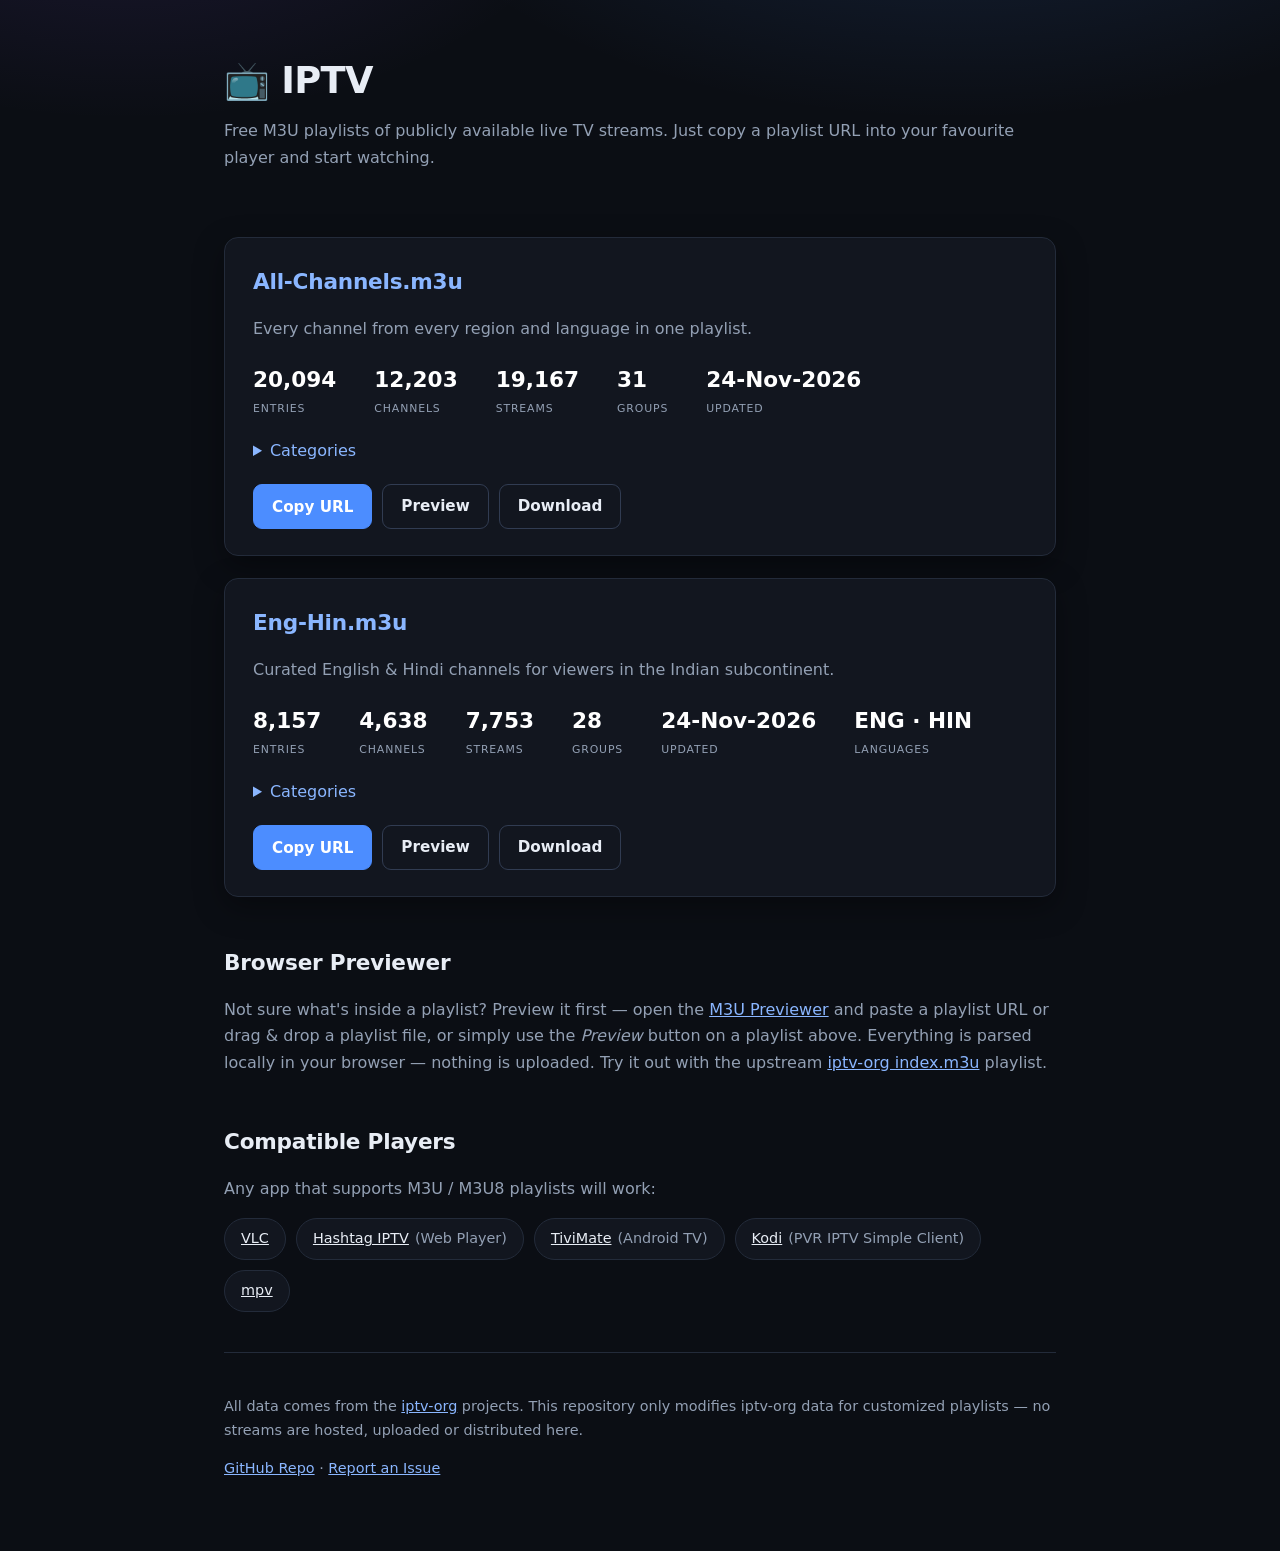
<file: index.html>
<!DOCTYPE html>
<html lang="en">

<head>
	<meta charset="UTF-8">
	<meta name="viewport" content="width=device-width, initial-scale=1.0">
	<title>IPTV — Free M3U Playlists</title>
	<meta name="description"
		content="Free M3U playlists generated from publicly available streams. All-Channels (worldwide) and Eng-Hin (English & Hindi) playlists for VLC, TiviMate, Kodi and more.">
	<link rel="icon"
		href="data:image/svg+xml,%3Csvg xmlns='http://www.w3.org/2000/svg' viewBox='0 0 100 100'%3E%3Ctext y='.9em' font-size='90'%3E%F0%9F%93%BA%3C/text%3E%3C/svg%3E">
	<link rel="stylesheet" href="site-files/style.css">
</head>

<body>
	<div class="container">
		<header>
			<h1>📺 IPTV</h1>
			<p class="muted">
				Free M3U playlists of publicly available live TV streams.
				Just copy a playlist URL into your favourite player and start watching.
			</p>
		</header>

		<main class="playlists">
			<section class="playlist" data-stats="All-Channels.stats.json">
				<h2><a href="All-Channels.m3u">All-Channels.m3u</a></h2>
				<p class="muted">Every channel from every region and language in one playlist.</p>
				<ul class="stats"></ul>
				<details class="groups" hidden>
					<summary>Categories</summary>
					<div class="table-wrap"><table></table></div>
				</details>
				<div class="actions">
					<button class="copy" data-file="All-Channels.m3u">Copy URL</button>
					<a class="btn" href="https://albus-percival.github.io/iptv/m3u-previewer.html?open=https://albus-percival.github.io/iptv/All-Channels.m3u">Preview</a>
					<a class="btn" href="All-Channels.m3u" download>Download</a>
				</div>
			</section>

			<section class="playlist" data-stats="Eng-Hin.stats.json">
				<h2><a href="Eng-Hin.m3u">Eng-Hin.m3u</a></h2>
				<p class="muted">Curated English & Hindi channels for viewers in the Indian subcontinent.</p>
				<ul class="stats"></ul>
				<details class="groups" hidden>
					<summary>Categories</summary>
					<div class="table-wrap"><table></table></div>
				</details>
				<div class="actions">
					<button class="copy" data-file="Eng-Hin.m3u">Copy URL</button>
					<a class="btn" href="https://albus-percival.github.io/iptv/m3u-previewer.html?open=https://albus-percival.github.io/iptv/Eng-Hin.m3u">Preview</a>
					<a class="btn" href="Eng-Hin.m3u" download>Download</a>
				</div>
			</section>
		</main>

		<section class="previewer">
			<h2>Browser Previewer</h2>
			<p class="muted">
				Not sure what's inside a playlist? Preview it first — open the
				<a href="https://albus-percival.github.io/iptv/m3u-previewer.html">M3U Previewer</a>
				and paste a playlist URL or drag & drop a playlist file, or simply use the
				<em>Preview</em> button on a playlist above. Everything is parsed locally in
				your browser — nothing is uploaded.
				Try it out with the upstream <a href="https://albus-percival.github.io/iptv/m3u-previewer.html?open=https://iptv-org.github.io/iptv/index.m3u">iptv-org index.m3u</a> playlist.
			</p>
		</section>

		<section class="players">
			<h2>Compatible Players</h2>
			<p class="muted">Any app that supports M3U / M3U8 playlists will work:</p>
			<ul>
				<li><a href="https://www.videolan.org/vlc/" target="_blank" rel="noopener">VLC</a></li>
				<li><a href="https://app.hashtagiptv.com/" target="_blank" rel="noopener">Hashtag IPTV</a> (Web Player)</li>
				<li><a href="https://tivimate.com/" target="_blank" rel="noopener">TiviMate</a> (Android TV)</li>
				<li><a href="https://kodi.tv/" target="_blank" rel="noopener">Kodi</a> (PVR IPTV Simple Client)</li>
				<li><a href="https://mpv.io/" target="_blank" rel="noopener">mpv</a></li>
			</ul>
		</section>

		<footer>
			<p>
				All data comes from the <a href="https://github.com/iptv-org" target="_blank"
					rel="noopener">iptv-org</a> projects.
				This repository only modifies iptv-org data for customized playlists — no streams are
				hosted, uploaded or distributed here.
			</p>
			<p>
				<a href="https://github.com/albus-percival/iptv" target="_blank" rel="noopener">GitHub Repo</a> ·
				<a href="https://github.com/albus-percival/iptv/issues" target="_blank" rel="noopener">Report an Issue</a>
			</p>
		</footer>
	</div>

	<script src="site-files/app.js"></script>
</body>

</html>
</file>
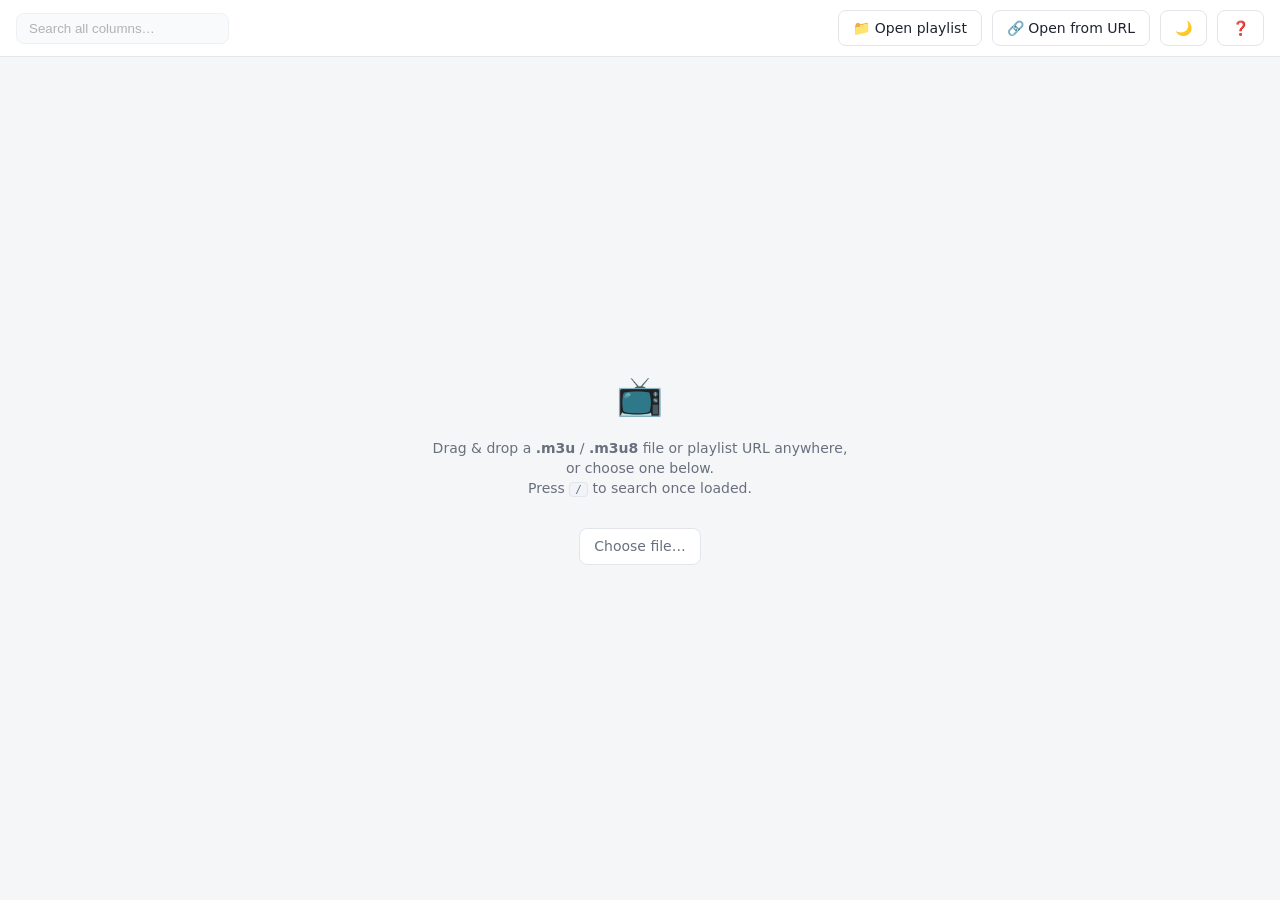
<file: m3u-previewer.html>
<!DOCTYPE html>
<html lang="en">
<head>
<meta charset="utf-8">
<meta name="viewport" content="width=device-width, initial-scale=1">
<title>M3U Previewer</title>
<script>
  /* Apply saved theme before first paint to avoid flash */
  try {
    var t = localStorage.getItem("m3u-preview-theme") ||
      (matchMedia("(prefers-color-scheme: dark)").matches ? "dark" : "light");
    document.documentElement.dataset.theme = t;
  } catch (e) {}
</script>
<style>
  :root {
    --bg: #f5f6f8; --panel: #ffffff; --text: #1e2430; --muted: #68707e;
    --border: #e2e5ea; --hover: #f0f3f8; --accent: #2563eb; --accent-soft: #e8effd;
  }
  html[data-theme="dark"] {
    --bg: #0f1318; --panel: #171c23; --text: #e6eaf0; --muted: #98a1b0;
    --border: #272e38; --hover: #1d242e; --accent: #5da2ff; --accent-soft: #1d2a3f;
  }
  * { box-sizing: border-box; }
  html, body { height: 100%; }
  /* Dynamic viewport units: avoid the iOS/Android address-bar height jump */
  @supports (height: 100dvh) { html, body { height: 100dvh; } }
  body {
    margin: 0; background: var(--bg); color: var(--text);
    font: 14px/1.45 system-ui, -apple-system, "Segoe UI", Roboto, sans-serif;
    display: flex; flex-direction: column;
  }
  button {
    font: inherit; color: inherit; background: var(--panel);
    border: 1px solid var(--border); border-radius: 8px;
    padding: 7px 14px; cursor: pointer; white-space: nowrap;
  }
  button:hover { background: var(--hover); border-color: var(--accent); }

  #controls {
    display: flex; flex-wrap: wrap; gap: 10px; align-items: center; padding: 10px 16px;
    background: var(--panel); border-bottom: 1px solid var(--border);
  }
  #controls .spacer { flex: 1; }
  .searchbox { display: flex; align-items: center; gap: 8px; }
  /* Filter box: relative wrapper so the in-box clear ✕ can overlay the input.
     Inside .searchbox the wrapper takes over the input's former flex sizing. */
  .fbox {
    position: relative; display: flex; align-items: center;
    width: 100%; margin-top: 5px;
  }
  .searchbox .fbox { flex: 0 1 340px; min-width: 140px; max-width: 420px; margin-top: 0; }
  #search {
    flex: 1 1 auto; min-width: 0; padding: 7px 30px 7px 12px;
    border: 1px solid var(--border); border-radius: 8px;
    background: var(--bg); color: var(--text); outline: none;
  }
  #search:focus { border-color: var(--accent); }
  .searchbox :disabled { opacity: .55; cursor: default; }
  /* In-box clear ✕: transparent, muted; hover = hand cursor + hover bg.
     In .fbox it overlays the input's right edge with a generous hit area. */
  .fb-clear {
    display: inline-flex; align-items: center; justify-content: center;
    border: none; background: transparent; color: var(--muted);
    border-radius: 6px; padding: 0; font-size: 12.5px; line-height: 1; cursor: pointer;
  }
  .fb-clear:hover { background: var(--hover); color: var(--text); border-color: transparent; }
  .fb-clear[hidden] { display: none; }
  .fbox .fb-clear { position: absolute; right: 2px; top: 0; bottom: 0; width: 28px; margin: 0; }
  /* Hide the native in-input cancel button; the in-box ✕ replaces it */
  .fbox input[type="search"]::-webkit-search-cancel-button,
  .chipbox input[type="search"]::-webkit-search-cancel-button { -webkit-appearance: none; display: none; }
  #clearFiltersBtn { padding: 7px 10px; font-size: 13px; }
  #clearFiltersBtn[hidden] { display: none; }
  #stats { color: var(--muted); font-size: 12.5px; }

  #wrap { flex: 1; overflow: auto; padding: 0 16px 24px; display: flex; flex-direction: column; }

  table { border-collapse: collapse; width: 100%; margin-top: 12px; table-layout: fixed; }
  thead th {
    position: sticky; top: 0; z-index: 1; background: var(--panel); text-align: left;
    padding: 7px 10px 8px; border-bottom: 2px solid var(--border); font-size: 12px;
    text-transform: uppercase; letter-spacing: .04em; color: var(--muted); white-space: nowrap;
    overflow: hidden;
  }
  /* Column resize handle: thin strip on the header's right edge */
  .col-handle {
    position: absolute; top: 0; right: 0; width: 8px; height: 100%;
    cursor: col-resize; user-select: none; touch-action: none;
  }
  .col-handle::after {
    content: ""; display: block; margin: 4px auto 0; width: 2px; height: calc(100% - 8px);
    background: transparent; border-radius: 2px;
  }
  th:hover .col-handle::after, body.col-resizing th .col-handle::after { background: var(--accent); opacity: .45; }
  body.col-resizing { cursor: col-resize; user-select: none; }
  .th-title { cursor: pointer; user-select: none; }
  .th-title::after { content: "\21C5"; margin-left: 6px; opacity: .5; }
  /* Logo column: centered to match its cells; no sort icon (column is not sortable) */
  th.th-logo { text-align: center; }
  th[aria-sort="ascending"] .th-title::after  { content: "\25B2"; opacity: 1; color: var(--accent); }
  th[aria-sort="descending"] .th-title::after { content: "\25BC"; opacity: 1; color: var(--accent); }
  /* th's sticky positioning already creates a containing block for the handle */
  .col-filter {
    display: block; width: 100%; margin-top: 5px; padding: 3px 7px;
    font: 12px/1.4 system-ui, -apple-system, "Segoe UI", Roboto, sans-serif;
    text-transform: none; letter-spacing: normal;
    border: 1px solid var(--border); border-radius: 6px;
    background: var(--bg); color: var(--text); outline: none;
  }
  .col-filter::placeholder { color: var(--muted); }
  .col-filter:focus { border-color: var(--accent); }
  .col-filter.active { border-color: var(--accent); background: var(--accent-soft); }
  .col-filter:disabled { opacity: .55; }
  /* Inside .fbox the wrapper owns the margin; the ✕ needs clear space */
  .fbox .col-filter { flex: 1 1 auto; min-width: 0; margin-top: 0; padding-right: 30px; }

  /* Multi-select chip container (group/country/language): same look as
     .col-filter, but a flex-wrap row of chips + a borderless text input */
  .chipbox {
    display: flex; flex-wrap: wrap; align-items: center; gap: 3px 4px;
    width: 100%; margin-top: 5px; min-height: 27px; padding: 2px 6px;
    font: 12px/1.4 system-ui, -apple-system, "Segoe UI", Roboto, sans-serif;
    text-transform: none; letter-spacing: normal;
    border: 1px solid var(--border); border-radius: 6px;
    background: var(--bg); color: var(--text); outline: none;
  }
  .chipbox:focus-within { border-color: var(--accent); }
  .chipbox.active { border-color: var(--accent); background: var(--accent-soft); }
  .chipbox.off { opacity: .55; }
  .chip-input {
    flex: 1 1 36px; min-width: 36px; padding: 3px 0;
    border: none; outline: none; background: transparent; color: var(--text);
    font: 12px/1.4 system-ui, -apple-system, "Segoe UI", Roboto, sans-serif;
  }
  .chip-input::placeholder { color: var(--muted); }
  /* In a chipbox the ✕ is a regular flex item pinned to the end (wraps fine) */
  .chipbox .fb-clear { margin-left: auto; align-self: stretch; min-width: 28px; padding: 0 4px; }

  .chip {
    display: inline-flex; align-items: center; gap: 2px; white-space: nowrap;
    background: var(--accent-soft); border-radius: 10px;
    padding: 1px 4px 1px 8px; font-size: 11.5px;
  }
  .chip-label { max-width: 110px; overflow: hidden; white-space: nowrap; text-overflow: ellipsis; }
  .chip-x {
    display: inline-flex; align-items: center; justify-content: center;
    border: none; background: transparent; color: var(--muted);
    border-radius: 6px; padding: 2px 4px; font-size: 10.5px; line-height: 1; cursor: pointer;
  }
  .chip-x:hover { background: var(--hover); color: var(--text); border-color: transparent; }

  /* Suggestion dropdown: appended to <body> and position: fixed, because the
     sticky th is overflow: hidden and would clip an in-header dropdown */
  .ac-drop {
    position: fixed; z-index: 30; padding: 4px 0;
    background: var(--panel); border: 1px solid var(--border); border-radius: 8px;
    box-shadow: 0 8px 24px rgba(0, 0, 0, .18);
    max-height: 280px; max-width: calc(100vw - 12px); overflow-y: auto;
  }
  .ac-drop[hidden] { display: none; }
  .ac-item {
    padding: 6px 10px; cursor: pointer; font-size: 12.5px;
    white-space: nowrap; overflow: hidden; text-overflow: ellipsis;
  }
  .ac-item:hover, .ac-item.ac-active { background: var(--accent-soft); }
  .ac-b { color: var(--accent); font-weight: 600; }

  /* Fixed layout: every cell clips with an ellipsis; widths come from <colgroup> */
  tbody td {
    padding: 6px 12px; border-bottom: 1px solid var(--border); vertical-align: middle;
    overflow: hidden; white-space: nowrap; text-overflow: ellipsis;
  }
  tbody tr:hover { background: var(--hover); }
  td.cell-id    { color: var(--muted); }
  td.cell-name  { font-weight: 500; }
  td.cell-group { color: var(--muted); }
  td.cell-country, td.cell-language { color: var(--muted); }
  .cell-name-button {
    display: block; width: 100%; overflow: hidden; padding: 0; border: 0;
    background: transparent; color: inherit; text-align: left;
    text-overflow: ellipsis; font: inherit;
  }
  .cell-name-button:hover { background: transparent; color: var(--accent); text-decoration: underline; }
  .cell-name-button:focus-visible { outline: 2px solid var(--accent); outline-offset: 1px; }
  .url-content { display: flex; align-items: center; gap: 4px; min-width: 0; }
  .url-action {
    flex: 0 0 auto; padding: 2px 5px; border-radius: 5px; font-size: 11px;
    line-height: 1.3;
  }
  .url-action svg { display: block; width: 14px; height: 14px; }
  .url-text {
    min-width: 0; overflow: hidden; white-space: nowrap; text-overflow: ellipsis;
    font: 12px Consolas, "SF Mono", Menlo, monospace; color: var(--muted);
  }
  td.cell-logo { text-align: center; }
  .cell-logo img { max-height: 24px; max-width: 72px; vertical-align: middle; cursor: zoom-in; }
  .nologo { color: var(--border); font-weight: 700; }
  #logoPreview {
    position: fixed; z-index: 40; padding: 6px; pointer-events: none;
    background: var(--panel); border: 1px solid var(--border); border-radius: 8px;
    box-shadow: 0 4px 14px rgba(0, 0, 0, .3);
  }
  #logoPreview[hidden] { display: none; }
  #logoPreview img {
    display: block; max-width: min(320px, calc(100vw - 32px));
    max-height: min(240px, calc(100vh - 32px)); object-fit: contain; border-radius: 4px;
  }

  /* Virtualized rows: fixed row height (kept in sync with ROW_H in the script);
     spacer rows carry no padding/border so their height is exact */
  tbody tr.vrow td { height: 36px; }
  tbody tr.vpad td { padding: 0; border-bottom: 0; overflow: hidden; }
  tbody tr.nomatch td { text-align: center; padding: 26px 12px; color: var(--muted); border-bottom: 0; }

  #toast {
    position: fixed; left: 50%; bottom: 26px; transform: translateX(-50%) translateY(10px);
    background: var(--panel); border: 1px solid var(--accent); color: var(--text);
    padding: 8px 16px; border-radius: 8px; font-size: 13px;
    opacity: 0; pointer-events: none; transition: opacity .18s ease, transform .18s ease;
    z-index: 20; box-shadow: 0 6px 20px rgba(0, 0, 0, .18);
  }
  #toast.show { opacity: 1; transform: translateX(-50%) translateY(0); }

  /* Dialogs ("Open from URL", "Help / About") */
  dialog {
    background: var(--panel); color: var(--text); border: 1px solid var(--border);
    border-radius: 12px; padding: 0; width: min(480px, calc(100vw - 40px));
    box-shadow: 0 12px 40px rgba(0, 0, 0, .3);
    max-height: calc(100vh - 32px); max-height: calc(100dvh - 32px); overflow: auto;
  }
  dialog:not([open]) { display: none; }
  dialog::backdrop { background: rgba(0, 0, 0, .45); }
  #urlDialog form { padding: 18px; }
  #urlDialog h3 { margin: 0 0 6px; font-size: 15px; }
  #urlDialog .hint { margin: 0 0 12px; color: var(--muted); font-size: 12.5px; }
  #urlInput {
    width: 100%; padding: 8px 12px; border: 1px solid var(--border); border-radius: 8px;
    background: var(--bg); color: var(--text); outline: none;
  }
  #urlInput:focus { border-color: var(--accent); }
  #urlDialog menu { display: flex; justify-content: flex-end; gap: 8px; margin: 16px 0 0; padding: 0; }
  #urlOk { background: var(--accent); border-color: var(--accent); color: var(--bg); }
  #urlOk:hover { background: var(--accent); filter: brightness(1.08); }

  /* Channel details dialog */
  #detailDialog { width: min(720px, calc(100vw - 32px)); }
  #detailDialog h3 { margin: 0; padding: 20px 24px 0; font-size: 17px; }
  #detailFields {
    display: grid; grid-template-columns: minmax(110px, 1fr) 3fr;
    gap: 8px 16px; padding: 16px 24px 20px;
  }
  #detailFields dt { color: var(--muted); font-weight: 600; }
  #detailFields dd { min-width: 0; margin: 0; overflow-wrap: anywhere; }
  .detail-value-row { display: flex; align-items: flex-start; gap: 8px; min-width: 0; }
  .detail-value { flex: 1; min-width: 0; white-space: pre-wrap; overflow-wrap: anywhere; }
  .detail-copy { align-self: flex-start; }
  #detailFields .detail-logo {
    display: block; max-width: 180px; max-height: 100px; margin-top: 8px; object-fit: contain;
  }
  #detailDialog footer {
    display: flex; justify-content: space-between; flex-wrap: wrap; gap: 8px; padding: 12px 24px;
    border-top: 1px solid var(--border);
  }
  .detail-copy-all { display: flex; flex-wrap: wrap; gap: 8px; }

  /* "Help / About" dialog */
  #helpDialog { width: min(780px, calc(100vw - 40px)); }
  #helpDialog h3 { margin: 0; padding: 20px 24px 0; font-size: 17px; }
  #helpDialog .help-body {
    padding: 8px 24px 12px; max-height: min(75vh, 700px); overflow: auto;
    font-size: 15px; line-height: 1.65;
  }
  #helpDialog h4 {
    margin: 22px 0 10px; padding-bottom: 5px; border-bottom: 1px solid var(--border);
    font-size: 13px; text-transform: uppercase;
    letter-spacing: .05em; color: var(--muted);
  }
  #helpDialog p { margin: 0 0 10px; }
  #helpDialog ul { margin: 0 0 10px; padding-left: 22px; }
  #helpDialog li { margin: 5px 0; }
  #helpDialog code {
    font-family: Consolas, "SF Mono", Menlo, monospace; font-size: 13px;
    background: var(--hover); border: 1px solid var(--border); border-radius: 4px;
    padding: 2px 6px; word-break: break-all;
  }
  #helpDialog .help-example {
    display: block; margin: 8px 0 10px; padding: 10px 12px;
    font-family: Consolas, "SF Mono", Menlo, monospace; font-size: 13px; line-height: 1.5;
    background: var(--bg); border: 1px solid var(--border); border-radius: 8px;
    word-break: break-all;
  }
  #helpDialog kbd { font-size: 12px; padding: 1px 6px; }
  #helpDialog footer {
    padding: 14px 24px 20px; display: flex; justify-content: flex-end;
    border-top: 1px solid var(--border); margin-top: 6px;
  }

  #empty { margin: auto; text-align: center; color: var(--muted); padding: 80px 20px; }
  #empty .big { font-size: 38px; }
  #empty button { margin: 16px auto 0; }

  body.dragging::after {
    content: "Drop .m3u / .m3u8 file or playlist URL to open";
    position: fixed; inset: 0; z-index: 5; display: flex; align-items: center;
    justify-content: center; font-size: 20px; font-weight: 600; color: var(--accent);
    background: color-mix(in srgb, var(--accent) 12%, var(--bg));
    outline: 3px dashed var(--accent); outline-offset: -12px;
  }
  kbd { border: 1px solid var(--border); border-radius: 4px; padding: 0 5px; font-size: 11px; background: var(--hover); }

  /* ---------------- Small screens / vertical mobile ---------------- */
  @media (max-width: 720px) {
    #controls { padding: 8px 10px; gap: 8px; }
    /* Search owns the first full row; actions + stats wrap below it */
    .searchbox { flex: 1 1 100%; }
    .searchbox .fbox { flex: 1 1 auto; min-width: 0; max-width: none; }
    /* 16px stops mobile Safari from auto-zooming on input focus */
    #search, .col-filter, .chip-input { font-size: 16px; }
    #stats { min-width: 0; overflow: hidden; white-space: nowrap; text-overflow: ellipsis; }
    #wrap { padding: 0 8px 16px; }
    #empty { padding: 48px 16px; }
    body.dragging::after { font-size: 16px; padding: 0 24px; text-align: center; }
    /* Columns stay usable: comfortable minimum width, #wrap pans horizontally.
       (Column percentages still apply; #wrap just scrolls.) */
    #table { min-width: 640px; }
    /* Logo column: least informative on a narrow screen — drop it */
    #table col[data-col="logo"], #table thead th:last-child, tbody td.cell-logo { display: none; }
    /* Tighter help dialog padding */
    #helpDialog h3 { padding: 16px 16px 0; }
    #helpDialog .help-body { padding: 8px 16px; max-height: 58vh; }
    #helpDialog footer { padding: 10px 16px 14px; }
  }
  @media (max-width: 430px) {
    /* Very narrow phones: icon-only action buttons (titles carry the meaning).
       Padding kept >=10px so touch targets stay comfortable (overrides the
       coarse-pointer sizing, not shrinks below it). */
    .btn-label { display: none; }
    #openBtn, #openUrlBtn { padding: 10px 10px; }
    #detailFields { grid-template-columns: 1fr; gap: 4px; padding: 14px 16px; }
    #detailDialog h3 { padding: 16px 16px 0; }
    #detailDialog footer { padding: 10px 16px; }
  }
  @media (pointer: coarse) {
    /* Touch: comfortable hit areas; 8px resize strips are unusable with fingers */
    button { padding: 10px 14px; }
    #clearFiltersBtn { padding: 10px; }
    .col-handle { display: none; }
    /* Comfortable touch sizing for the in-box ✕, chip ✕ and dropdown rows */
    .fb-clear { min-width: 32px; }
    .chip-x { padding: 5px 6px; }
    .ac-item { padding: 9px 12px; }
  }
</style>
</head>
<body>
<section id="controls">
  <div class="searchbox">
    <div class="fbox">
      <input id="search" type="search" placeholder="Search all columns&hellip;" disabled>
      <button class="fb-clear" type="button" title="Clear search (Esc)" hidden disabled>&#10005;</button>
    </div>
  </div>
  <button id="clearFiltersBtn" title="Clear search and all column filters" hidden>&#10006; Clear filters</button>
  <span id="stats"></span>
  <div class="spacer"></div>
  <button id="openBtn" title="Open a local playlist file">&#128193;<span class="btn-label"> Open playlist</span></button>
  <button id="openUrlBtn" title="Open a playlist from a URL">&#128279;<span class="btn-label"> Open from URL</span></button>
  <button id="themeBtn" title="Toggle dark / light mode">&#127769;</button>
  <button id="helpBtn" title="Help / About (?)">&#10067;</button>
  <input type="file" id="fileInput" accept=".m3u,.m3u8,.txt,audio/x-mpegurl,application/x-mpegurl" hidden>
</section>

<div id="toast" role="status" aria-live="polite"></div>
<div id="logoPreview" hidden aria-hidden="true"><img alt=""></div>

<dialog id="urlDialog" aria-labelledby="urlDialogTitle">
  <form id="urlForm">
    <h3 id="urlDialogTitle">Open playlist from URL</h3>
    <p class="hint">Load a remote <b>.m3u</b> / <b>.m3u8</b> playlist over http(s).
       The server must allow cross-origin requests (CORS).</p>
    <input id="urlInput" type="url" inputmode="url" spellcheck="false" autocomplete="off"
           placeholder="https://example.com/playlist.m3u8" autofocus required>
    <menu>
      <button type="button" id="urlCancel">Cancel</button>
      <button type="submit" id="urlOk">Open</button>
    </menu>
  </form>
</dialog>

<dialog id="helpDialog" aria-labelledby="helpTitle">
  <h3 id="helpTitle">Help & About</h3>
  <div class="help-body">
    <p>A lightweight, fully client-side viewer for <b>.m3u</b> / <b>.m3u8</b> playlists.
       Files and URLs are parsed right in your browser &mdash; nothing is uploaded anywhere.</p>

    <h4>Opening a playlist</h4>
    <ul>
      <li><b>From a file</b> &mdash; click <b>&#128193; Open playlist</b>, or drag & drop a
          <code>.m3u</code> / <code>.m3u8</code> file anywhere on the page.</li>
      <li><b>From a URL</b> &mdash; click <b>&#128279; Open from URL</b> and paste an
          <code>http(s)://</code> link, or drag a playlist link straight onto the page.
          The remote server must allow cross-origin requests (CORS).</li>
    </ul>

    <h4>Auto-opening with the <code>open</code> query parameter</h4>
    <p>Add <code>?open=<playlist-url></code> to this page's address and the playlist is
       fetched automatically as soon as the page loads. The <code>open</code> parameter is
       then removed from the address bar, so a refresh will not load it again; any other
       query parameters are kept. The value may be plain or URL-encoded.</p>
    <code class="help-example">m3u-previewer.html?open=https://example.com/playlist.m3u</code>
    <p>Only <code>http://</code> and <code>https://</code> URLs are accepted.</p>

    <h4>Search & filters</h4>
    <ul>
      <li>Press <kbd>/</kbd> to jump to the global search box; <kbd>Esc</kbd> clears it.</li>
      <li>Each column header has its own filter input (<kbd>Esc</kbd> clears the focused one;
          <kbd>Enter</kbd> dismisses it); the in-box <b>&#10005;</b> clears it with one click.</li>
      <li>The <b>Group</b>, <b>Country</b> and <b>Language</b> headers offer scrollable
          suggestions containing all available values: type to search or click to browse, then press
          <kbd>Enter</kbd> (or click a suggestion) to add it as a chip.
          <kbd>&#8593;</kbd> / <kbd>&#8595;</kbd> pick a suggestion,
          <kbd>Esc</kbd> first closes the dropdown, then clears the typed text.</li>
      <li>Those columns accept multiple values as chips &mdash; a channel matches when
          <b>any</b> selected value matches; columns still combine with each other.</li>
      <li><b>Country</b> filters by code <i>or</i> country name (e.g. <code>IN</code> and
          <code>India</code> both match Indian channels); chips show the code.</li>
      <li>Once anything is filtered, the <b>&#10006; Clear filters</b> button appears &mdash;
          one click resets the search and every column filter.</li>
    </ul>

    <h4>Table</h4>
    <ul>
      <li>Click a column title to sort; click again to reverse the order.</li>
      <li>Drag the thin handle on a header's right edge to resize that column (desktop
          only); double-click the handle to restore its default width. Your layout is remembered.</li>
      <li>Use the buttons in a URL cell to copy its URL or open it in a new tab; click a
          channel name for its full details and copy its name, ID, stream URL, or the open item
          as M3U or JSON; hover a logo to enlarge it.</li>
      <li>Large playlists are rendered virtually &mdash; only the rows currently in view
          exist in the page, so even 20,000-channel lists scroll and filter smoothly.</li>
    </ul>

    <h4>Appearance</h4>
    <ul>
      <li>&#127769; / &#9728; toggles dark and light mode; the choice is remembered.</li>
    </ul>
  </div>
  <footer><button id="helpClose" type="button">Close</button></footer>
</dialog>

<dialog id="detailDialog" aria-labelledby="detailTitle">
  <h3 id="detailTitle">Channel details</h3>
  <dl id="detailFields"></dl>
  <footer>
    <div class="detail-copy-all">
      <button id="copyDetailsM3uBtn" type="button">Copy item as M3U</button>
      <button id="copyDetailsJsonBtn" type="button">Copy item as JSON</button>
    </div>
    <button id="detailClose" type="button">Close</button>
  </footer>
</dialog>

<div id="wrap">
  <div id="empty">
    <div class="big">&#128250;</div>
    <p>Drag & drop a <b>.m3u</b> / <b>.m3u8</b> file or playlist URL anywhere,<br>or choose one below.<br>
       Press <kbd>/</kbd> to search once loaded.</p>
    <button id="openBtn2">Choose file&hellip;</button>
  </div>
  <table id="table" hidden>
    <colgroup>
      <col data-col="id"       style="width:14%">
      <col data-col="name"     style="width:22%">
      <col data-col="group"    style="width:14%">
      <col data-col="country"  style="width:8%">
      <col data-col="language" style="width:14%">
      <col data-col="url"      style="width:20%">
      <col data-col="logo"     style="width:8%">
    </colgroup>
    <thead>
      <tr>
        <th data-key="id" aria-sort="ascending">
          <span class="th-title" title="Sort by tvg-id (or row number when absent)">#</span>
          <div class="fbox">
            <input class="col-filter" data-col="id" type="search" placeholder="Filter&hellip;" disabled>
            <button class="fb-clear" type="button" title="Clear filter (Esc)" hidden disabled>&#10005;</button>
          </div>
          <span class="col-handle" data-col="id"></span>
        </th>
        <th data-key="name">
          <span class="th-title">Name</span>
          <div class="fbox">
            <input class="col-filter" data-col="name" type="search" placeholder="Filter&hellip;" disabled>
            <button class="fb-clear" type="button" title="Clear filter (Esc)" hidden disabled>&#10005;</button>
          </div>
          <span class="col-handle" data-col="name"></span>
        </th>
        <th data-key="group">
          <span class="th-title">Group</span>
          <div class="chipbox" data-col="group">
            <input class="chip-input" type="search" placeholder="Filter&hellip;" autocomplete="off" spellcheck="false" disabled>
            <button class="fb-clear" type="button" title="Clear filter (Esc)" hidden disabled>&#10005;</button>
          </div>
          <span class="col-handle" data-col="group"></span>
        </th>
        <th data-key="country">
          <span class="th-title" title="Country code derived from tvg-id suffix (e.g. .us, .sg); filter by code or country name">Country</span>
          <div class="chipbox" data-col="country">
            <input class="chip-input" type="search" placeholder="Filter&hellip;" autocomplete="off" spellcheck="false" disabled>
            <button class="fb-clear" type="button" title="Clear filter (Esc)" hidden disabled>&#10005;</button>
          </div>
          <span class="col-handle" data-col="country"></span>
        </th>
        <th data-key="language">
          <span class="th-title" title="From tvg-language attribute (shown as &mdash; when absent)">Language</span>
          <div class="chipbox" data-col="language">
            <input class="chip-input" type="search" placeholder="Filter&hellip;" autocomplete="off" spellcheck="false" disabled>
            <button class="fb-clear" type="button" title="Clear filter (Esc)" hidden disabled>&#10005;</button>
          </div>
          <span class="col-handle" data-col="language"></span>
        </th>
        <th data-key="url">
          <span class="th-title" title="Stream URL &mdash; click a cell to copy it">URL</span>
          <div class="fbox">
            <input class="col-filter" data-col="url" type="search" placeholder="Filter&hellip;" disabled>
            <button class="fb-clear" type="button" title="Clear filter (Esc)" hidden disabled>&#10005;</button>
          </div>
          <span class="col-handle" data-col="url"></span>
        </th>
        <th class="th-logo"><span>Logo</span><span class="col-handle" data-col="logo"></span></th>
      </tr>
    </thead>
    <tbody id="tbody"></tbody>
  </table>
</div>

<script>
(function () {
  "use strict";

  var items      = [];   /* parsed playlist entries */
  var fileName   = "";
  var sortKey    = "id";
  var sortDir    = "asc";
  var sortedItems = [];  /* items in sorted order; re-sorted only when key/items change */
  var visibleRows = [];  /* sortedItems after search + column filters (virtualized data set) */
  var groupsCount = 0;   /* stats computed once per load, not per render */
  var langsCount  = 0;

  var tbody    = document.getElementById("tbody");
  var wrap     = document.getElementById("wrap");
  var table    = document.getElementById("table");
  var logoPreview = document.getElementById("logoPreview");
  var logoPreviewImage = logoPreview.querySelector("img");
  var emptyBox = document.getElementById("empty");
  var emptyMsg = emptyBox.querySelector("p");
  var search   = document.getElementById("search");
  var stats    = document.getElementById("stats");
  var fileInput= document.getElementById("fileInput");
  var themeBtn = document.getElementById("themeBtn");
  var searchClearBtn = search.parentNode.querySelector("button.fb-clear");
  var clearFiltersBtn = document.getElementById("clearFiltersBtn");
  var urlDialog  = document.getElementById("urlDialog");
  var urlInput   = document.getElementById("urlInput");
  var urlForm    = document.getElementById("urlForm");
  var helpDialog = document.getElementById("helpDialog");
  var detailDialog = document.getElementById("detailDialog");
  var detailFields = document.getElementById("detailFields");
  var detailItem = null;
  var colFilters  = document.querySelectorAll("input.col-filter, input.chip-input");
  /* Single-value column filters are strings; group/country/language hold
     arrays of committed chips (union-matched inside computeVisible) */
  var filters     = { id: "", name: "", url: "", group: [], country: [], language: [] };
  var MULTI_COLS  = ["group", "country", "language"];
  var plainBoxes  = []; /* { input, clear } for the id/name/url header filters */
  var chipBoxes   = {}; /* col -> { box, input, clear } for the chip columns */
  document.querySelectorAll(".fbox > input.col-filter").forEach(function (inp) {
    plainBoxes.push({ input: inp, clear: inp.parentNode.querySelector("button.fb-clear") });
  });
  document.querySelectorAll(".chipbox").forEach(function (box) {
    chipBoxes[box.dataset.col] = {
      box: box,
      input: box.querySelector("input.chip-input"),
      clear: box.querySelector("button.fb-clear")
    };
  });
  /* Suggestion caches + the country codes present in the data; both are
     rebuilt once per playlist load inside prepareItems() */
  var sugCache   = { group: [], country: [], language: [] };
  var knownCodes = {};
  var emptyDefaultHTML = emptyMsg.innerHTML;

  var collator = new Intl.Collator(undefined, { numeric: true, sensitivity: "base" });
  var esc = function (s) {
    return String(s).replace(/[&<>"']/g, function (c) {
      return {
        "&": "\u0026amp;",
        "<": "\u0026lt;",
        ">": "\u0026gt;",
        '"': "\u0026quot;",
        "'": "\u0026#39;"
      }[c];
    });
  };
  var COPY_ICON_HTML = "<svg viewBox='0 0 16 16' aria-hidden='true' focusable='false'>" +
    "<rect x='5' y='5' width='10' height='10' rx='1' fill='none' stroke='currentColor' stroke-width='1.5'/>" +
    "<path d='M11 3V2a1 1 0 0 0-1-1H2a1 1 0 0 0-1 1v9a1 1 0 0 0 1 1h1' fill='none' stroke='currentColor' stroke-width='1.5'/>" +
    "</svg>";
  var OPEN_ICON_HTML = "<svg viewBox='0 0 16 16' aria-hidden='true' focusable='false'>" +
    "<path d='M9 2h5v5M14 2 7 9' fill='none' stroke='currentColor' stroke-width='1.5'/>" +
    "<path d='M12 9v4a1 1 0 0 1-1 1H3a1 1 0 0 1-1-1V5a1 1 0 0 1 1-1h4' fill='none' stroke='currentColor' stroke-width='1.5'/>" +
    "</svg>";

  /* Derive country code from tvg-id suffix (e.g. "AnimaxAsia.sg" -> "SG") */
  function countryOf(id) {
    var base = String(id).split("@")[0].trim();
    var m = /\.([a-z]{2,3})$/i.exec(base);
    return m ? m[1].toUpperCase() : "";
  }

  /* Resolve a country code ("IN") to its English name ("India") via
     Intl.DisplayNames; empty when absent, invalid or unsupported. */
  var countryNameCache = {};
  var regionDisplayNames = null;
  function countryName(code) {
    var c = String(code || "").trim();
    if (!c) return "";
    var key = c.toLowerCase();
    if (!(key in countryNameCache)) {
      var out = "";
      try {
        if (!regionDisplayNames) regionDisplayNames = new Intl.DisplayNames(["en"], { type: "region" });
        var dn = regionDisplayNames.of(key.toUpperCase());
        if (dn && dn.toLowerCase() !== key) out = dn;
      } catch (e) { /* unsupported or not a valid region code: no name */ }
      countryNameCache[key] = out;
    }
    return countryNameCache[key];
  }

  /* Pretty-print tvg-language: resolve bare ISO 639 codes ("hin") to display
     names ("Hindi") via Intl.DisplayNames; tokens that are already names
     ("English") pass through. Handles comma-separated multi-language values. */
  var langNameCache = {};
  var langDisplayNames = null;
  function langToken(tok) {
    var t = tok.trim();
    if (!/^[a-z]{2,3}(-[A-Za-z0-9]+)?$/i.test(t)) return t; /* already a name or complex tag */
    var key = t.toLowerCase();
    if (!(key in langNameCache)) {
      var out = t;
      try {
        if (!langDisplayNames) langDisplayNames = new Intl.DisplayNames(["en"], { type: "language" });
        var dn = langDisplayNames.of(key);
        if (dn && dn.toLowerCase() !== key) out = dn;
      } catch (e) { /* keep raw token */ }
      langNameCache[key] = out;
    }
    return langNameCache[key];
  }
  function prettyLang(value) {
    return String(value).split(",").map(langToken).filter(Boolean).join(", ");
  }

  function decodeM3UAttribute(value) {
    var entities = { amp: "&", quot: '"', apos: "'", lt: "<", gt: ">" };
    return String(value).replace(/&(amp|quot|apos|lt|gt);/gi, function (match, name) {
      return entities[name.toLowerCase()];
    });
  }

  /* ---------------- M3U parsing ---------------- */
  function parseM3U(text) {
    var lines = text.split(/\r?\n/);
    var out = [], cur = null, m;
    var attrRe = /([\w-]+)="([^"]*)"/g;
    for (var i = 0; i < lines.length; i++) {
      var line = lines[i].trim();
      if (!line || line === "#EXTM3U") continue;
      if (line.indexOf("#EXTINF") === 0) {
        /* Split at the FIRST comma OUTSIDE quoted attribute values. Attributes
           like tvg-language="French,English" contain commas, so a plain
           indexOf(",") cuts mid-attribute and corrupts the display name. */
        var ci = -1, inQuotes = false, c, j;
        for (j = 0; j < line.length; j++) {
          c = line.charAt(j);
          if (c === '"') inQuotes = !inQuotes;
          else if (c === "," && !inQuotes) { ci = j; break; }
        }
        var attrs = {}, attrPart = ci >= 0 ? line.slice(0, ci) : line;
        attrRe.lastIndex = 0;
        while ((m = attrRe.exec(attrPart))) attrs[m[1].toLowerCase()] = decodeM3UAttribute(m[2]);
        cur = {
          id:      attrs["tvg-id"] || "",
          name:    (ci >= 0 ? line.slice(ci + 1) : "").trim() || attrs["tvg-name"] || "",
          group:   attrs["group-title"] || "",
          country: countryOf(attrs["tvg-id"] || ""),
          language: (function (raw) {
            return raw ? prettyLang(raw) : "";
          })(attrs["tvg-language"] || ""),
          language_raw: attrs["tvg-language"] || "",
          logo:    attrs["tvg-logo"] || "",
          url:     ""
        };
      } else if (line.charAt(0) === "#") {
        if (cur && line.indexOf("#EXTGRP:") === 0 && !cur.group) cur.group = line.slice(8).trim();
      } else if (cur) {
        cur.url = line.trim();
        out.push(cur);
        cur = null;
      }
    }
    return out;
  }

  /* ---------------- Data pipeline (tuned for 10k-20k items) ---------------- */
  function anyFilter() {
    if (filters.id || filters.name || filters.url) return true;
    for (var i = 0; i < MULTI_COLS.length; i++) {
      var col = MULTI_COLS[i];
      /* pending typed text filters live too, so it counts as an active filter */
      if (filters[col].length || chipBoxes[col].input.value.trim()) return true;
    }
    return false;
  }
  /* All searchable text is lowercased ONCE per load (it.hay / it.lc), so every
     keystroke is a plain indexOf scan with zero string building involved. */
  function prepareItems(list) {
    var groups = new Set(), langs = new Set(), codes = new Set(), langToks = new Set();
    var i, t, tk;
    for (i = 0; i < list.length; i++) {
      var it = list[i];
      var cName = countryName(it.country);
      it.countryName = cName;
      it.lc = {
        id:       it.id.toLowerCase(),
        name:     it.name.toLowerCase(),
        group:    it.group.toLowerCase(),
        /* country filter matches both the code and the full country name */
        country:  (it.country + " " + cName).toLowerCase(),
        /* language filter matches both the resolved name and the raw code */
        language: (it.language + " " + it.language_raw).toLowerCase(),
        url:      it.url.toLowerCase()
      };
      it.hay = it.lc.id + " " + it.lc.name + " " + it.lc.group + " " +
               it.lc.country + " " + it.lc.language + " " + it.lc.url;
      if (it.group) groups.add(it.group);
      if (it.language) {
        langs.add(it.language);
        var toks = it.language.split(",");
        for (t = 0; t < toks.length; t++) {
          tk = toks[t].trim();
          if (tk) langToks.add(tk);
        }
      }
      if (it.country) codes.add(it.country);
    }
    groupsCount = groups.size;
    langsCount  = langs.size;
    /* Suggestion caches for the group/country/language dropdowns: distinct
       values, sorted once per load (country entries carry the resolved name) */
    sugCache  = { group: [], country: [], language: [] };
    knownCodes = {};
    groups.forEach(function (g) { sugCache.group.push(g); });
    sugCache.group.sort(function (a, b) { return collator.compare(a, b); });
    codes.forEach(function (c) {
      sugCache.country.push({ code: c, name: countryName(c) });
      knownCodes[c.toLowerCase()] = true;
    });
    sugCache.country.sort(function (a, b) { return collator.compare(a.code, b.code); });
    langToks.forEach(function (l) { sugCache.language.push(l); });
    sugCache.language.sort(function (a, b) { return collator.compare(a, b); });
  }

  /* Sort items once per (items, sortKey, sortDir) change. A direction flip
     just reverses the cached array; no 20k-row re-sort per keystroke. */
  function resort() {
    sortedItems = items.slice().sort(function (a, b) {
      return collator.compare(a[sortKey], b[sortKey]);
    });
    if (sortDir === "desc") sortedItems.reverse();
  }

  /* Union-match for a multi column: the item matches when ANY of the terms
     (chips + pending typed text) matches. Terms arrive pre-lowercased from
     computeVisible(), so this loop is plain indexOf reads with no string
     building. Country terms that equal a known country code filter that
     code exactly; anything else is a free-text match against "code name"
     (so both "in" and "india" find IN - India). */
  function multiMatch(it, col, terms) {
    for (var k = 0; k < terms.length; k++) {
      var t = terms[k];
      if (col === "country") {
        if (knownCodes[t] ? it.country.toLowerCase() === t
                          : it.lc.country.indexOf(t) !== -1) return true;
      } else if (it.lc[col].indexOf(t) !== -1) {
        return true;
      }
    }
    return false;
  }

  /* Filter the pre-sorted array; output keeps the sorted order, so changing the
     search text never requires a re-sort. Columns AND against each other (and
     the global search); the terms of one chip column OR among themselves. */
  function computeVisible() {
    var q = search.value.trim().toLowerCase();
    var i, j, col;
    var plain = []; /* [ [key, term], ... ] for the single-value columns */
    if (filters.id)   plain.push(["id", filters.id]);
    if (filters.name) plain.push(["name", filters.name]);
    if (filters.url)  plain.push(["url", filters.url]);
    var multi = []; /* [ [col, terms], ... ] for the chip columns */
    for (i = 0; i < MULTI_COLS.length; i++) {
      col = MULTI_COLS[i];
      /* lowercase each term ONCE per call so multiMatch does plain indexOf
         scans only: no string building inside the item loop */
      var terms = [];
      for (j = 0; j < filters[col].length; j++) terms.push(String(filters[col][j]).trim().toLowerCase());
      var pending = chipBoxes[col].input.value.trim();
      if (pending) terms.push(pending.toLowerCase());
      if (terms.length) multi.push([col, terms]);
    }
    if (!q && !plain.length && !multi.length) return sortedItems;
    var out = [];
    for (i = 0; i < sortedItems.length; i++) {
      var it = sortedItems[i];
      if (q && it.hay.indexOf(q) === -1) continue;
      var ok = true;
      for (j = 0; j < plain.length; j++) {
        if (it.lc[plain[j][0]].indexOf(plain[j][1]) === -1) { ok = false; break; }
      }
      if (ok) for (j = 0; j < multi.length; j++) {
        if (!multiMatch(it, multi[j][0], multi[j][1])) { ok = false; break; }
      }
      if (ok) out.push(it);
    }
    return out;
  }

  /* ---------------- Virtualized rendering ---------------- */
  /* Only the rows inside the viewport (+ overscan) exist in the DOM; spacer
     rows stand in for everything above and below, so a 20k-row list costs
     the same as a 40-row one. */
  var ROW_H = 36;      /* matches "tbody tr.vrow td" height; verified by measurement */
  var OVERSCAN = 6;
  var rowHMeasured = false;
  var logoPreviewSource = null;

  function positionLogoPreview() {
    if (!logoPreviewSource || logoPreview.hidden) return;
    var sourceRect = logoPreviewSource.getBoundingClientRect();
    var previewRect = logoPreview.getBoundingClientRect();
    var margin = 8;
    var left = sourceRect.right + margin;
    if (left + previewRect.width > window.innerWidth - margin) {
      left = sourceRect.left - previewRect.width - margin;
    }
    left = Math.max(margin, Math.min(left, window.innerWidth - previewRect.width - margin));
    var top = sourceRect.top + (sourceRect.height - previewRect.height) / 2;
    top = Math.max(margin, Math.min(top, window.innerHeight - previewRect.height - margin));
    logoPreview.style.left = left + "px";
    logoPreview.style.top = top + "px";
  }
  function hideLogoPreview() {
    logoPreviewSource = null;
    logoPreview.hidden = true;
    logoPreviewImage.removeAttribute("src");
  }
  function showLogoPreview(img) {
    logoPreviewSource = img;
    logoPreviewImage.src = img.currentSrc || img.src;
    logoPreview.hidden = false;
    positionLogoPreview();
  }
  logoPreviewImage.addEventListener("load", positionLogoPreview);
  logoPreviewImage.addEventListener("error", hideLogoPreview);
  tbody.addEventListener("mouseover", function (e) {
    var img = e.target.closest ? e.target.closest("td.cell-logo img") : null;
    if (img) showLogoPreview(img);
  });
  tbody.addEventListener("mouseout", function (e) {
    if (e.target.closest && e.target.closest("td.cell-logo img")) hideLogoPreview();
  });

  function padRow(px) {
    return "<tr class='vpad'><td colspan='7' style='height:" + Math.round(px) + "px'></td></tr>";
  }

  function rowHTML(it, i) {
    return "<tr class='vrow'>"
      + "<td class='cell-id'>" + esc(it.id || i + 1) + "</td>"
      + "<td class='cell-name' title=\"" + esc(it.name) + "\">"
      + "<button class='cell-name-button' type='button' data-index=\"" + i + "\""
      + " aria-label=\"Show details for " + esc(it.name) + "\">" + esc(it.name) + "</button></td>"
      + "<td class='cell-group' title=\"" + esc(it.group) + "\">" + esc(it.group) + "</td>"
      + "<td class='cell-country'>" + esc(it.country || "\u2014") + "</td>"
      + "<td class='cell-language'>" + esc(it.language || "\u2014") + "</td>"
      + "<td class='cell-url' title=\"" + esc(it.url) + "\"><div class='url-content'>"
      + (it.url
          ? "<button class='url-action url-copy' type='button' data-url=\"" + esc(it.url)
            + "\" title='Copy URL' aria-label='Copy URL'>" + COPY_ICON_HTML + "</button>"
            + "<button class='url-action url-open' type='button' data-url=\"" + esc(it.url)
              + "\" title='Open URL in new tab' aria-label='Open URL in new tab'>" + OPEN_ICON_HTML + "</button>"
          : "")
      + "<span class='url-text'>" + esc(it.url) + "</span></div></td>"
      + "<td class='cell-logo'>"
      + (it.logo
          ? "<img loading=\"lazy\" alt=\"\" src=\"" + esc(it.logo) + "\" onerror=\"this.outerHTML='<span class=nologo>&middot;</span>'\">"
          : "<span class='nologo'>&middot;</span>")
      + "</td></tr>";
  }

  function renderWindow() {
    hideLogoPreview();
    var total = visibleRows.length;
    if (!total) {
      tbody.innerHTML = items.length
        ? "<tr class='nomatch'><td colspan='7'>No channels match the current filters.</td></tr>"
        : "";
      return;
    }
    /* Map the scroll position to a row window. tbody's top in scroll
       coordinates is measured (thead + margins included), not assumed. */
    var wrapRect = wrap.getBoundingClientRect();
    var contentTop = tbody.getBoundingClientRect().top - wrapRect.top + wrap.scrollTop;
    var first = Math.floor((wrap.scrollTop - contentTop) / ROW_H) - OVERSCAN;
    if (first < 0) first = 0;
    var last = first + Math.ceil(wrap.clientHeight / ROW_H) + OVERSCAN * 2;
    if (last > total) last = total;

    var html = "";
    if (first > 0) html += padRow(first * ROW_H);
    for (var i = first; i < last; i++) html += rowHTML(visibleRows[i], i);
    if (last < total) html += padRow((total - last) * ROW_H);
    tbody.innerHTML = html;

    /* Verify the assumed row height once, then trust it (self-corrects) */
    if (!rowHMeasured) {
      var tr = tbody.querySelector("tr.vrow");
      if (tr) {
        var h = tr.getBoundingClientRect().height;
        if (h > 10 && Math.abs(h - ROW_H) > 0.5) { ROW_H = h; renderWindow(); return; }
        rowHMeasured = true;
      }
    }
  }

  /* Repaint just the visible window while scrolling (rAF-throttled) */
  var scrollPending = false;
  wrap.addEventListener("scroll", function () {
    hideLogoPreview();
    /* The suggestion dropdown is fixed to the viewport: user scrolling closes it.
       Programmatic wrapTop0 resets land here as the first event and are consumed. */
    if (ddScrollLock) ddScrollLock = false;
    else if (ddCol !== null) closeSuggest();
    if (scrollPending) return;
    scrollPending = true;
    requestAnimationFrame(function () {
      scrollPending = false;
      renderWindow();
    });
  });
  /* Viewport (or wrap layout) changed: recompute the visible window */
  window.addEventListener("resize", function () { renderWindow(); positionSuggest(); positionLogoPreview(); });

  function updateStats() {
    stats.textContent =
      "Showing " + visibleRows.length + " of " + items.length + " channels" +
      " \u00B7 " + groupsCount + " groups" +
      (langsCount > 0 ? " \u00B7 " + langsCount + " languages" : "") +
      (search.value.trim() || anyFilter() ? " \u00B7 filtered" : "") +
      (fileName ? " \u00B7 " + fileName : "");
  }

  function render() {
    visibleRows = computeVisible();
    renderWindow();
    updateStats();
    updateClearFilters();
    updateClearBtn();
  }

  function updateView() {
    var loaded = items.length > 0;
    table.hidden    = !loaded;
    emptyBox.hidden = loaded;
    search.disabled = !loaded;
    colFilters.forEach(function (inp) { inp.disabled = !loaded; });
    MULTI_COLS.forEach(function (col) {
      chipBoxes[col].box.classList.toggle("off", !loaded);
    });
    if (!loaded) {
      search.value = "";
      closeSuggest();
      resetFilters();
    }
    render();
  }

  /* ---------------- Sorting (click the column title) ---------------- */
  document.querySelectorAll("#table thead th[data-key]").forEach(function (th) {
    th.querySelector(".th-title").addEventListener("click", function () {
      var key = th.dataset.key;
      if (sortKey === key) {
        sortDir = sortDir === "asc" ? "desc" : "asc";
        sortedItems.reverse(); /* direction flip: reverse the cache, no re-sort */
      } else {
        sortKey = key;
        sortDir = "asc";
        resort();
      }
      document.querySelectorAll("#table thead th[data-key]").forEach(function (t) {
        t.setAttribute("aria-sort", t === th ? sortDir : "none");
      });
      wrap.scrollTop = 0; /* ordering changed completely: jump back to the top */
      render();
    });
  });

  /* ---------------- Global search (header) ---------------- */
  /* Keep every in-box ✕ in step with its box's content (text or chips) */
  function updateClearBtn() {
    var has = !!search.value;
    searchClearBtn.hidden = !has;
    searchClearBtn.disabled = !has;
    plainBoxes.forEach(function (b) {
      var h = !!b.input.value;
      b.clear.hidden = !h;
      b.clear.disabled = !h;
    });
    MULTI_COLS.forEach(function (col) { syncBox(col); });
  }

  var deb;
  search.addEventListener("input", function () {
    wrap.scrollTop = 0; /* results change as you type: jump back to the top */
    clearTimeout(deb);
    deb = setTimeout(render, 80);
    updateClearBtn();
    updateClearFilters();
  });
  search.addEventListener("focus", function () { updateClearBtn(); });
  searchClearBtn.addEventListener("click", function () {
    search.value = "";
    updateClearBtn();
    closeSuggest();
    wrap.scrollTop = 0;
    render();
    search.focus();
  });
  document.addEventListener("keydown", function (e) {
    if (e.key === "/" && document.activeElement !== search) {
      e.preventDefault();
      if (!search.disabled) search.focus();
    } else if (e.key === "Escape" && document.activeElement === search) {
      if (search.value) {
        search.value = "";
        updateClearBtn();
        wrap.scrollTop = 0;
        render();
        search.focus();
      }
    } else if (e.key === "?" && document.activeElement !== search &&
               !/(input|textarea)/i.test((document.activeElement && document.activeElement.tagName) || "")) {
      e.preventDefault();
      if (!helpDialog.open) helpDialog.showModal();
    }
  });

  /* ---------------- Per-column header filters ---------------- */
  function resetFilters() {
    filters.id = filters.name = filters.url = "";
    MULTI_COLS.forEach(function (col) { filters[col] = []; });
    colFilters.forEach(function (inp) {
      inp.value = "";
      inp.classList.remove("active");
    });
    MULTI_COLS.forEach(function (col) { renderChips(col); });
  }
  var colDeb = {};
  plainBoxes.forEach(function (b) {
    var inp = b.input, key = inp.dataset.col;
    inp.addEventListener("input", function () {
      filters[key] = inp.value.trim().toLowerCase();
      inp.classList.toggle("active", !!filters[key]);
      wrap.scrollTop = 0;
      updateClearFilters();
      updateClearBtn();
      clearTimeout(colDeb[key]);
      colDeb[key] = setTimeout(render, 80);
    });
    inp.addEventListener("focus", function () { updateClearBtn(); });
    inp.addEventListener("keydown", function (e) {
      if (e.key === "Escape" && inp.value) {
        inp.value = "";
        filters[key] = "";
        inp.classList.remove("active");
        updateClearBtn();
        wrap.scrollTop = 0;
        render();
      } else if (e.key === "Enter") {
        inp.blur();
      }
    });
    b.clear.addEventListener("click", function () {
      inp.value = "";
      filters[key] = "";
      inp.classList.remove("active");
      closeSuggest();
      updateClearBtn();
      wrap.scrollTop = 0;
      render();
      inp.focus();
    });
  });

  /* ---------------- Multi-select chips (group / country / language) ---------------- */
  /* Inside one chip column the terms are UNION-matched (any term hits); across
     columns and the global search everything stays AND-ed (computeVisible). */
  function addChip(col, value) {
    var v = String(value).trim();
    if (!v) return;
    var arr = filters[col];
    for (var i = 0; i < arr.length; i++) {
      if (arr[i].toLowerCase() === v.toLowerCase()) return; /* dedupe */
    }
    arr.push(v);
  }
  /* A multi box counts as active (and shows its ✕) with chips OR pending text */
  function syncBox(col) {
    var entry = chipBoxes[col];
    var has = filters[col].length > 0 || entry.input.value.trim() !== "";
    entry.box.classList.toggle("active", has);
    entry.clear.hidden = !has;
    entry.clear.disabled = !has;
  }
  function renderChips(col) {
    var entry = chipBoxes[col];
    var old = entry.box.querySelectorAll(".chip");
    for (var i = 0; i < old.length; i++) entry.box.removeChild(old[i]);
    var arr = filters[col];
    for (var j = 0; j < arr.length; j++) {
      (function (val) {
        var chip = document.createElement("span");
        chip.className = "chip";
        var label = document.createElement("span");
        label.className = "chip-label";
        label.textContent = val;
        var tip = val;
        if (col === "country") {
          var nm = countryName(val);
          if (nm) tip = nm; /* chip shows the code; tooltip carries the full name */
        }
        label.title = tip;
        chip.appendChild(label);
        var x = document.createElement("button");
        x.type = "button";
        x.className = "chip-x";
        x.title = "Remove";
        x.textContent = "\u2715";
        x.addEventListener("click", function () { removeChip(col, val); });
        chip.appendChild(x);
        entry.box.insertBefore(chip, entry.input);
      })(arr[j]);
    }
    syncBox(col);
  }
  function removeChip(col, value) {
    var arr = filters[col];
    for (var i = 0; i < arr.length; i++) {
      if (arr[i] === value) { arr.splice(i, 1); break; }
    }
    renderChips(col);
    wrapTop0();
    render();
    if (ddCol === col) suggestFor(col); /* still focused: refresh the dropdown */
  }
  function commitChip(col, value) {
    addChip(col, value);
    var entry = chipBoxes[col];
    entry.input.value = "";
    renderChips(col);
    wrapTop0();
    render();
    entry.input.focus();
    closeSuggest(); /* refocusing may re-open the dropdown; close last */
  }

  MULTI_COLS.forEach(function (col) {
    var entry = chipBoxes[col];
    entry.clear.addEventListener("click", function () {
      filters[col] = [];
      entry.input.value = "";
      renderChips(col);
      wrapTop0();
      render();
      entry.input.focus();
      closeSuggest(); /* the focus event may re-open it: end up closed */
    });
    entry.input.addEventListener("input", function () {
      syncBox(col);
      wrapTop0();
      updateClearFilters();
      clearTimeout(colDeb[col]);
      colDeb[col] = setTimeout(render, 80);
      suggestFor(col);
    });
    entry.input.addEventListener("focus", function () {
      updateClearBtn();
      if (!entry.input.disabled) suggestFor(col);
    });
    entry.input.addEventListener("blur", function () { closeSuggest(); });
    entry.input.addEventListener("keydown", function (e) {
      if (e.key === "ArrowDown" || e.key === "ArrowUp") {
        if (ddCol !== col || !ddItems.length) return;
        e.preventDefault();
        var n = ddItems.length;
        if (e.key === "ArrowDown") ddActive = ddActive < 0 ? 0 : (ddActive + 1) % n;
        else ddActive = ddActive <= 0 ? n - 1 : ddActive - 1;
        markActive();
      } else if (e.key === "Enter") {
        e.preventDefault();
        if (ddCol === col && ddActive >= 0) commitChip(col, ddItems[ddActive].value);
        else {
          var txt = entry.input.value.trim();
          if (txt) commitChip(col, txt);
        }
      } else if (e.key === "Escape") {
        /* First Esc only closes the dropdown; the text clears on the next one */
        e.preventDefault();
        if (ddCol !== null) closeSuggest();
        else if (entry.input.value) {
          entry.input.value = "";
          syncBox(col);
          wrapTop0();
          render();
        }
      }
    });
  });

  /* ---------------- Autocomplete suggestions (one shared dropdown) ---------------- */
  /* thead is sticky + overflow: hidden, so the dropdown lives on <body> and is
     positioned with position: fixed from the chip box's bounding rect. */
  var dd = document.createElement("div");
  dd.className = "ac-drop";
  dd.setAttribute("role", "listbox");
  dd.hidden = true;
  document.body.appendChild(dd);
  var ddCol    = null;  /* column the dropdown is open for */
  var ddItems  = [];    /* [{ value, html }] */
  var ddActive = -1;    /* keyboard-active item */
  var ddScrollLock = false; /* one wrapTop0 scroll event may pass through */

  /* Reset the list scroll without the scroll event closing the dropdown:
     the flag is consumed by the FIRST scroll event it produces (scroll events
     fire asynchronously, so a timeout would release the flag too early). */
  function wrapTop0() {
    if (wrap.scrollTop !== 0) {
      ddScrollLock = true;
      wrap.scrollTop = 0;
    }
  }
  function closeSuggest() {
    ddCol = null;
    ddItems = [];
    ddActive = -1;
    dd.hidden = true;
    dd.innerHTML = "";
  }
  function positionSuggest() {
    if (ddCol === null) return;
    var rect = chipBoxes[ddCol].box.getBoundingClientRect();
    dd.style.left = rect.left + "px";
    dd.style.top = (rect.bottom + 2) + "px";
    dd.style.width = Math.max(rect.width, 220) + "px";
  }
  function markActive() {
    var kids = dd.children;
    for (var i = 0; i < kids.length; i++) {
      kids[i].className = "ac-item" + (i === ddActive ? " ac-active" : "");
    }
    var el = kids[ddActive];
    if (el) { /* keep the active item inside the dropdown's own viewport */
      var top = el.offsetTop, bot = top + el.offsetHeight;
      if (top < dd.scrollTop) dd.scrollTop = top;
      else if (bot > dd.scrollTop + dd.clientHeight) dd.scrollTop = bot - dd.clientHeight;
    }
  }
  function suggestFor(col) {
    var entry = chipBoxes[col];
    if (!items.length || entry.input.disabled) { closeSuggest(); return; }
    ddItems = computeSuggestions(col, entry.input.value);
    ddActive = -1;
    if (!ddItems.length) { closeSuggest(); return; }
    ddCol = col;
    var html = "";
    for (var i = 0; i < ddItems.length; i++) {
      html += "<div class=\"ac-item\" role=\"option\" data-i=\"" + i + "\">" +
              ddItems[i].html + "</div>";
    }
    dd.innerHTML = html;
    dd.scrollTop = 0;
    dd.hidden = false;
    positionSuggest();
  }

  /* Values already committed as chips stay out of the suggestions */
  function chipHas(col, value) {
    var v = String(value).toLowerCase();
    var arr = filters[col];
    for (var i = 0; i < arr.length; i++) {
      if (arr[i].toLowerCase() === v) return true;
    }
    return false;
  }
  /* Escape s, bolding every occurrence of the (lowercase) query */
  function boldHTML(s, q) {
    var idx = String(s).toLowerCase().indexOf(q);
    if (idx === -1) return esc(s);
    return esc(s.slice(0, idx)) + "<b class=\"ac-b\">" + esc(s.substr(idx, q.length)) + "</b>" +
      boldHTML(s.slice(idx + q.length), q);
  }
  function countryOptionHTML(c, q) {
    var html = q && c.code.toLowerCase().indexOf(q) !== -1 ? boldHTML(c.code, q) : esc(c.code);
    if (c.name) {
      html += " \u00B7 " +
        (q && c.name.toLowerCase().indexOf(q) !== -1 ? boldHTML(c.name, q) : esc(c.name));
    }
    return html;
  }
  /* Google-style ranking: values starting with the query first, then values
     containing it; alphabetical inside each rank (the caches are pre-sorted). */
  function computeSuggestions(col, query) {
    var q = query.trim().toLowerCase();
    var starts = [], contains = [];
    var i;
    if (col === "country") {
      for (i = 0; i < sugCache.country.length; i++) {
        var c = sugCache.country[i];
        if (chipHas(col, c.code)) continue;
        if (!q) { starts.push({ value: c.code, html: countryOptionHTML(c, q) }); continue; }
        var ch = c.code.toLowerCase().indexOf(q);
        var nh = c.name ? c.name.toLowerCase().indexOf(q) : -1;
        if (ch === -1 && nh === -1) continue;
        var opt = { value: c.code, html: countryOptionHTML(c, q) };
        if (ch === 0 || nh === 0) starts.push(opt); else contains.push(opt);
      }
    } else {
      for (i = 0; i < sugCache[col].length; i++) {
        var v = sugCache[col][i];
        if (chipHas(col, v)) continue;
        if (!q) { starts.push({ value: v, html: esc(v) }); continue; }
        var hit = v.toLowerCase().indexOf(q);
        if (hit === -1) continue;
        var opt2 = { value: v, html: boldHTML(v, q) };
        if (hit === 0) starts.push(opt2); else contains.push(opt2);
      }
    }
    return starts.concat(contains);
  }

  /* Mouse: mousedown keeps the input focused; click commits; hover activates */
  dd.addEventListener("mousedown", function (e) {
    if (e.target.closest && e.target.closest(".ac-item")) e.preventDefault();
  });
  dd.addEventListener("click", function (e) {
    var item = e.target.closest ? e.target.closest(".ac-item") : null;
    if (!item || ddCol === null) return;
    var i = parseInt(item.dataset.i, 10);
    if (!isNaN(i) && ddItems[i]) commitChip(ddCol, ddItems[i].value);
  });
  dd.addEventListener("mousemove", function (e) {
    var item = e.target.closest ? e.target.closest(".ac-item") : null;
    if (!item || ddCol === null) return;
    var i = parseInt(item.dataset.i, 10);
    if (!isNaN(i) && i !== ddActive) { ddActive = i; markActive(); }
  });
  /* Anywhere else: close. Inside the dropdown or its own chip box: keep. */
  document.addEventListener("mousedown", function (e) {
    if (ddCol === null) return;
    if (dd.contains(e.target)) return;
    if (chipBoxes[ddCol].box.contains(e.target)) return;
    closeSuggest();
  });

  /* ---------------- Clear-all-filters button ---------------- */
  function updateClearFilters() {
    var active = !search.disabled && (!!search.value || anyFilter());
    clearFiltersBtn.hidden = !active;
    clearFiltersBtn.disabled = !active;
  }
  function clearAllFilters() {
    search.value = "";
    closeSuggest();
    resetFilters();
    wrap.scrollTop = 0;
    render();
    search.focus();
  }
  clearFiltersBtn.addEventListener("click", clearAllFilters);

  /* ---------------- Copy URL / toast ---------------- */
  var toastEl = document.getElementById("toast");
  var toastT  = 0;
  function toast(msg, ms) {
    toastEl.textContent = msg;
    toastEl.classList.add("show");
    clearTimeout(toastT);
    toastT = setTimeout(function () { toastEl.classList.remove("show"); }, ms || 1400);
  }
  function copyText(t, label) {
    function legacy() {
      var ta = document.createElement("textarea");
      ta.value = t;
      ta.style.position = "fixed";
      ta.style.opacity = "0";
      document.body.appendChild(ta);
      ta.select();
      try { document.execCommand("copy"); } catch (e) {}
      document.body.removeChild(ta);
    }
    if (navigator.clipboard && navigator.clipboard.writeText) {
      navigator.clipboard.writeText(t).then(null, legacy);
    } else {
      legacy();
    }
    toast("\u2713 " + (label || "URL") + " copied to clipboard");
  }
  function addDetail(label, value, copyable) {
    var term = document.createElement("dt");
    term.textContent = label;
    var description = document.createElement("dd");
    var row = document.createElement("span");
    row.className = "detail-value-row";
    var text = document.createElement("span");
    text.className = "detail-value";
    text.textContent = value || "\u2014";
    row.appendChild(text);
    if (value && copyable) {
      var button = document.createElement("button");
      button.type = "button";
      button.className = "url-action detail-copy";
      button.title = "Copy " + label;
      button.setAttribute("aria-label", button.title);
      button.dataset.copyValue = value;
      button.dataset.copyLabel = label;
      button.innerHTML = COPY_ICON_HTML;
      row.appendChild(button);
    }
    description.appendChild(row);
    detailFields.appendChild(term);
    detailFields.appendChild(description);
    return description;
  }
  function detailsM3U(it) {
    function attr(name, value) {
      if (!value) return "";
      var safe = String(value).replace(/[\r\n]/g, " ").replace(/&/g, "&amp;").replace(/"/g, "&quot;");
      return " " + name + "=\"" + safe + "\"";
    }
    var name = String(it.name || "").replace(/[\r\n]/g, " ");
    var url = String(it.url || "").replace(/[\r\n]/g, " ");
    return "#EXTM3U\n#EXTINF:-1"
      + attr("tvg-id", it.id)
      + attr("tvg-name", it.name)
      + attr("tvg-logo", it.logo)
      + attr("group-title", it.group)
      + attr("tvg-language", it.language_raw)
      + "," + name + "\n" + url;
  }
  function detailsJSON(it) {
    return JSON.stringify({
      id: it.id,
      name: it.name,
      group: it.group,
      country: it.country,
      country_name: it.countryName,
      language: it.language,
      language_raw: it.language_raw,
      logo: it.logo,
      url: it.url
    }, null, 2);
  }
  function showDetails(it) {
    detailItem = it;
    detailFields.textContent = "";
    document.getElementById("detailTitle").textContent = it.name || "Channel details";
    addDetail("Name", it.name, true);
    addDetail("tvg-id", it.id, true);
    addDetail("Group", it.group);
    addDetail("Country", it.country
      ? it.country + (it.countryName ? " \u00B7 " + it.countryName : "")
      : "");
    addDetail("Language", it.language);
    addDetail("Original language", it.language_raw);
    var logo = addDetail("Logo URL", it.logo);
    if (it.logo) {
      var image = document.createElement("img");
      image.className = "detail-logo";
      image.alt = it.name ? it.name + " logo" : "Channel logo";
      image.src = it.logo;
      logo.appendChild(image);
    }
    addDetail("Stream URL", it.url, true);
    detailDialog.showModal();
  }
  tbody.addEventListener("click", function (e) {
    var target = e.target;
    var nameButton = target.closest ? target.closest("button.cell-name-button") : null;
    if (nameButton) {
      var index = parseInt(nameButton.dataset.index, 10);
      if (!isNaN(index) && visibleRows[index]) showDetails(visibleRows[index]);
      return;
    }
    var copyButton = target.closest ? target.closest("button.url-copy") : null;
    if (copyButton && copyButton.dataset.url) {
      copyText(copyButton.dataset.url);
      return;
    }
    var openButton = target.closest ? target.closest("button.url-open") : null;
    if (openButton && openButton.dataset.url) {
      var url;
      try { url = new URL(openButton.dataset.url); }
      catch (err) { toast("\u2717 Invalid URL", 3000); return; }
      if (url.protocol !== "http:" && url.protocol !== "https:") {
        toast("\u2717 Only http:// and https:// URLs can be opened", 3000);
        return;
      }
      window.open(url.href, "_blank", "noopener,noreferrer");
    }
  });
  document.getElementById("detailClose").addEventListener("click", function () {
    detailDialog.close();
  });
  detailDialog.addEventListener("click", function (e) {
    if (e.target === detailDialog) detailDialog.close();
  });
  detailFields.addEventListener("click", function (e) {
    var button = e.target.closest ? e.target.closest("button.detail-copy") : null;
    if (button) copyText(button.dataset.copyValue, button.dataset.copyLabel);
  });
  document.getElementById("copyDetailsM3uBtn").addEventListener("click", function () {
    if (detailItem) copyText(detailsM3U(detailItem), "M3U details");
  });
  document.getElementById("copyDetailsJsonBtn").addEventListener("click", function () {
    if (detailItem) copyText(detailsJSON(detailItem), "JSON details");
  });

  /* ---------------- Playlist loading (file / URL) ---------------- */
  /* Shared post-load routine: parse, reset the UI, render, refresh empty-state text */
  function applyPlaylist(text, name) {
    items    = parseM3U(text);
    fileName = name;
    prepareItems(items); /* haystacks, country names, stats + suggestion caches */
    resort();            /* rebuild the cached sorted view */
    search.value = "";
    closeSuggest();
    resetFilters();      /* clears text filters and every chip */
    wrap.scrollTop = 0;
    updateView();
    emptyMsg.innerHTML = items.length ? emptyDefaultHTML :
      "No <b>#EXTINF</b> entries found in this playlist.<br>Try another <b>.m3u</b> / <b>.m3u8</b> file or URL.";
  }

  /* Short label for a remote playlist: the file name when the URL ends in one, else the host */
  function urlLabel(u) {
    try {
      var parts = u.pathname.split("/").filter(Boolean);
      var last = parts.length ? parts[parts.length - 1] : "";
      if (last && last.indexOf(".") !== -1) {
        try { return decodeURIComponent(last); } catch (e) { return last; }
      }
      return u.hostname;
    } catch (e) { return u.hostname; }
  }

  function fetchErrText(err) {
    if (err && err.name === "TimeoutError") return "request timed out";
    if (err && err.message) return err.message;
    return "network error";
  }

  /* Fetch a remote playlist over http(s) and load it (subject to CORS) */
  function loadFromUrl(raw) {
    var u;
    try { u = new URL(String(raw).trim(), location.href); }
    catch (e) { toast("\u2717 Invalid URL", 3000); return; }
    if (u.protocol !== "http:" && u.protocol !== "https:") {
      toast("\u2717 Only http:// and https:// URLs are supported", 3000);
      return;
    }
    if (!items.length) emptyMsg.innerHTML = "Loading playlist from<br><b>" + esc(u.href) + "</b>&hellip;";
    var opts = {};
    try { if (typeof AbortSignal !== "undefined" && AbortSignal.timeout) opts.signal = AbortSignal.timeout(30000); } catch (e) {}
    fetch(u.href, opts).then(function (r) {
      if (!r.ok) throw new Error("HTTP " + r.status + (r.statusText ? " " + r.statusText : ""));
      return r.text();
    }).then(function (text) {
      applyPlaylist(text, urlLabel(u));
      toast(items.length
        ? "\u2713 Loaded " + items.length + " channels"
        : "\u2717 No #EXTINF entries found", 2600);
    }).catch(function (err) {
      var reason = fetchErrText(err);
      if (!items.length) {
        emptyMsg.innerHTML = "Could not load playlist from<br><b>" + esc(u.href) + "</b><br>" +
          esc(reason) + " &mdash; the server may not allow cross-origin (CORS) requests.";
      }
      toast("\u2717 Load failed: " + reason, 3200);
    });
  }

  function openFile(f) {
    if (!f) return;
    var r = new FileReader();
    r.onload = function () { applyPlaylist(r.result, f.name); };
    r.readAsText(f);
  }

  fileInput.addEventListener("change", function () { openFile(fileInput.files[0]); fileInput.value = ""; });
  document.getElementById("openBtn").addEventListener("click",  function () { fileInput.click(); });
  document.getElementById("openBtn2").addEventListener("click", function () { fileInput.click(); });

  /* "Open from URL" dialog */
  document.getElementById("openUrlBtn").addEventListener("click", function () {
    urlInput.value = "";
    urlDialog.showModal();
  });
  urlForm.addEventListener("submit", function (e) {
    e.preventDefault();
    var v = urlInput.value.trim();
    if (!v) { urlInput.focus(); return; }
    urlDialog.close();
    loadFromUrl(v);
  });
  document.getElementById("urlCancel").addEventListener("click", function () { urlDialog.close(); });

  /* "Help / About" dialog */
  document.getElementById("helpBtn").addEventListener("click", function () {
    if (!helpDialog.open) helpDialog.showModal();
  });
  document.getElementById("helpClose").addEventListener("click", function () { helpDialog.close(); });

  /* Drag & drop anywhere */
  document.addEventListener("dragover", function (e) {
    e.preventDefault();
    document.body.classList.add("dragging");
  });
  document.addEventListener("dragleave", function (e) {
    if (!e.relatedTarget) document.body.classList.remove("dragging");
  });
  document.addEventListener("drop", function (e) {
    e.preventDefault();
    document.body.classList.remove("dragging");
    var dt = e.dataTransfer;
    var f = dt && dt.files && dt.files[0];
    if (f) { openFile(f); return; }
    /* No file dropped: accept a dragged playlist link / plain-text URL instead */
    var uri = dt ? String(dt.getData("text/uri-list") || dt.getData("text/plain") || "") : "";
    var lines = uri.split(/\r?\n/);
    for (var i = 0; i < lines.length; i++) {
      var line = lines[i].trim();
      if (/^https?:\/\//i.test(line)) { loadFromUrl(line); return; }
    }
  });

  /* ---------------- Column resize ---------------- */
  /* Widths are stored in percent of table width so the table always fits the page */
  var COLS = ["id", "name", "group", "country", "language", "url", "logo"];
  var DEFAULT_W = { id: 14, name: 22, group: 14, country: 8, language: 14, url: 20, logo: 8 };
  var MIN_PCT = 3;    /* smallest column share */
  var MAX_PCT = 60;   /* largest single-column share */
  var savedW = null;
  try { savedW = JSON.parse(localStorage.getItem("m3u-preview-colw") || "null"); } catch (e) {}
  var colw = {};
  COLS.forEach(function (c) {
    colw[c] = (savedW && typeof savedW[c] === "number" && savedW[c] >= MIN_PCT && savedW[c] <= MAX_PCT)
      ? savedW[c] : DEFAULT_W[c];
  });

  var colgroup = table.querySelector("colgroup");
  function colEl(c) { return colgroup.querySelector('col[data-col="' + c + '"]'); }
  function normalizeWidths() {
    /* Renormalize all shares so they sum to exactly 100 */
    var total = 0;
    COLS.forEach(function (c) { total += colw[c]; });
    COLS.forEach(function (c) { colw[c] = colw[c] * 100 / total; });
    COLS.forEach(function (c) { colEl(c).style.width = colw[c].toFixed(3) + "%"; });
  }
  function saveWidths() {
    try { localStorage.setItem("m3u-preview-colw", JSON.stringify(colw)); } catch (e) {}
  }
  normalizeWidths();

  var resizing = null; /* { col, startX, startPct, nextCol, startNextPct } */
  document.querySelectorAll(".col-handle").forEach(function (h) {
    h.addEventListener("pointerdown", function (e) {
      e.preventDefault();
      h.setPointerCapture(e.pointerId);
      var col = h.dataset.col;
      var idx = COLS.indexOf(col);
      resizing = {
        col: col,
        startX: e.clientX,
        startPct: colw[col],
        nextCol: COLS[idx + 1] || null, /* neighbor absorbs the delta */
        startNextPct: idx < COLS.length - 1 ? colw[COLS[idx + 1]] : 0,
      };
      document.body.classList.add("col-resizing");
    });
    h.addEventListener("pointermove", function (e) {
      if (!resizing) return;
      var tablePx = table.getBoundingClientRect().width;
      if (tablePx < 10) return;
      var deltaPct = (e.clientX - resizing.startX) * 100 / tablePx;
      /* Clamp this column; the right neighbor absorbs the remainder (kept in MIN..MAX too) */
      var want = resizing.startPct + deltaPct;
      var maxTake = resizing.nextCol ? resizing.startNextPct - MIN_PCT : (MAX_PCT - resizing.startPct);
      var minGive = resizing.nextCol ? MIN_PCT - resizing.startPct : (MIN_PCT - resizing.startPct);
      want = Math.max(resizing.startPct + minGive, Math.min(resizing.startPct + maxTake, want));
      var applied = want - resizing.startPct;
      colw[resizing.col] = want;
      if (resizing.nextCol) colw[resizing.nextCol] = resizing.startNextPct - applied;
      normalizeWidths();
    });
    function endResize() {
      if (!resizing) return;
      resizing = null;
      document.body.classList.remove("col-resizing");
      saveWidths();
    }
    h.addEventListener("pointerup", endResize);
    h.addEventListener("pointercancel", endResize);
  });
  /* Double-click a handle to restore that column's default width */
  document.querySelectorAll(".col-handle").forEach(function (h) {
    h.addEventListener("dblclick", function () {
      colw[h.dataset.col] = DEFAULT_W[h.dataset.col];
      normalizeWidths();
      saveWidths();
    });
  });

  /* ---------------- Auto-open from ?open=<url> query parameter ---------------- */
  /* On load: if ?open=<url> is present, strip the parameter from the address bar
     (keeping every other query param); when the value is a valid http(s) URL, load
     that playlist. The value may be plain or URL-encoded. */
  (function () {
    var target = null;
    try {
      var qs = new URLSearchParams(location.search);
      target = qs.get("open");
      if (target === null) return;
      qs.delete("open");
      var rest = qs.toString();
      history.replaceState(history.state, "",
        location.pathname + (rest ? "?" + rest : "") + location.hash);
    } catch (e) { /* sandboxed contexts may block replaceState; still try to load */ }
    if (!target || !String(target).trim()) return;
    var u;
    try { u = new URL(String(target).trim(), location.href); }
    catch (e) { toast("\u2717 Invalid 'open' parameter", 3000); return; }
    if (u.protocol !== "http:" && u.protocol !== "https:") {
      toast("\u2717 'open' parameter must be an http(s) URL", 3000);
      return;
    }
    loadFromUrl(u.href);
  })();

  /* ---------------- Theme ---------------- */
  function setTheme(t) {
    document.documentElement.dataset.theme = t;
    themeBtn.innerHTML = t === "dark" ? "&#9728;" : "&#127769;";
    try { localStorage.setItem("m3u-preview-theme", t); } catch (e) {}
  }
  themeBtn.addEventListener("click", function () {
    setTheme(document.documentElement.dataset.theme === "dark" ? "light" : "dark");
  });
})();
</script>
</body>
</html>
</file>
<file: site-files/style.css>
/* Albus IPTV — dark theme landing page styles */

:root {
	color-scheme: dark;

	--bg: #0b0e14;
	--surface: #12161f;
	--surface-2: #182030;
	--border: #232b3a;
	--border-strong: #313c52;
	--text: #e8edf5;
	--muted: #93a0b4;
	--accent: #4c8dff;
	--accent-hover: #6ea3ff;
	--accent-soft: rgba(76, 141, 255, 0.14);
	--accent-text: #8ab6ff;
	--radius: 14px;
	--radius-sm: 9px;
	--shadow: 0 10px 30px rgba(0, 0, 0, 0.35);
}

* {
	box-sizing: border-box;
}

body {
	margin: 0;
	font-family: system-ui, -apple-system, "Segoe UI", Roboto, "Helvetica Neue", Arial, sans-serif;
	line-height: 1.65;
	color: var(--text);
	background-color: var(--bg);
	background:
		radial-gradient(900px 460px at 75% -180px, rgba(76, 141, 255, 0.18), transparent 65%),
		radial-gradient(720px 400px at 10% -140px, rgba(139, 92, 246, 0.14), transparent 65%),
		var(--bg);
	-webkit-font-smoothing: antialiased;
}

::selection {
	background: rgba(76, 141, 255, 0.35);
}

.container {
	max-width: 880px;
	margin: 0 auto;
	padding: 0 24px;
}

/* Typography */
header {
	padding: 60px 0 10px;
}

h1 {
	margin: 0 0 10px;
	font-size: 2.3rem;
	line-height: 1.15;
	letter-spacing: -0.02em;
}

h2 {
	margin: 0 0 8px;
	font-size: 1.35rem;
	letter-spacing: -0.01em;
}

.muted {
	color: var(--muted);
}

a {
	color: var(--accent-text);
}

a:hover {
	color: #a8c8ff;
}

/* Playlist cards */
.playlists {
	display: grid;
	gap: 22px;
	margin: 40px 0;
}

.playlist {
	background: var(--surface);
	border: 1px solid var(--border);
	border-radius: var(--radius);
	padding: 26px 28px;
	box-shadow: var(--shadow);
	transition: border-color 0.2s ease;
}

.playlist:hover {
	border-color: var(--border-strong);
}

.playlist h2 a {
	text-decoration: none;
}

.playlist h2 a:hover {
	text-decoration: underline;
}

/* Stats loaded from .stats.json */
.stats {
	display: flex;
	flex-wrap: wrap;
	gap: 12px 38px;
	list-style: none;
	padding: 0;
	margin: 20px 0;
}

.stats li {
	display: flex;
	flex-direction: column;
	gap: 2px;
}

.stats b {
	font-size: 1.35rem;
	font-weight: 700;
	font-variant-numeric: tabular-nums;
	color: #fff;
}

.stats small {
	color: var(--muted);
	text-transform: uppercase;
	font-size: 0.68rem;
	letter-spacing: 0.08em;
}

/* Category tables */
.groups {
	margin: 14px 0 4px;
}

.groups summary {
	cursor: pointer;
	color: var(--accent-text);
	font-weight: 500;
	user-select: none;
}

.groups summary:hover {
	text-decoration: underline;
}

.table-wrap {
	max-height: 380px;
	overflow: auto;
	margin-top: 10px;
	border: 1px solid var(--border);
	border-radius: var(--radius-sm);
}

.groups table {
	width: 100%;
	border-collapse: collapse;
	font-size: 0.9rem;
}

.groups th,
.groups td {
	text-align: left;
	padding: 7px 12px;
	border-bottom: 1px solid var(--border);
}

.groups tr:last-child td {
	border-bottom: none;
}

.groups th {
	position: sticky;
	top: 0;
	background: var(--surface-2);
	color: var(--muted);
	font-size: 0.72rem;
	font-weight: 600;
	text-transform: uppercase;
	letter-spacing: 0.06em;
}

.groups tbody tr:hover {
	background: rgba(76, 141, 255, 0.06);
}

/* Buttons */
.actions {
	display: flex;
	flex-wrap: wrap;
	gap: 10px;
	margin-top: 20px;
}

.btn,
.copy {
	display: inline-block;
	padding: 9px 18px;
	border-radius: var(--radius-sm);
	border: 1px solid transparent;
	font-size: 0.95rem;
	font-weight: 600;
	font-family: inherit;
	cursor: pointer;
	text-decoration: none;
	transition: background 0.15s ease, border-color 0.15s ease, color 0.15s ease;
}

.copy {
	background: var(--accent);
	border-color: var(--accent);
	color: #fff;
}

.copy:hover {
	background: var(--accent-hover);
	border-color: var(--accent-hover);
	color: #fff;
}

.btn {
	background: transparent;
	border-color: var(--border-strong);
	color: var(--text);
}

.btn:hover {
	border-color: var(--accent);
	background: var(--accent-soft);
	color: var(--accent-text);
}

.copy:focus-visible,
.btn:focus-visible,
a:focus-visible,
summary:focus-visible {
	outline: 2px solid var(--accent);
	outline-offset: 2px;
}

/* Browser previewer blurb */
.previewer {
	margin: 48px 0 40px;
}

/* Players */
.players {
	margin: 48px 0 40px;
}

.players ul {
	display: flex;
	flex-wrap: wrap;
	gap: 10px;
	list-style: none;
	padding: 0;
	margin: 14px 0 0;
}

.players li {
	display: inline-flex;
	align-items: center;
	gap: 6px;
	padding: 8px 16px;
	border: 1px solid var(--border);
	border-radius: 999px;
	background: var(--surface);
	font-size: 0.9rem;
	color: var(--muted);
	transition: border-color 0.15s ease, background 0.15s ease;
}

.players li:hover {
	border-color: var(--accent);
	background: var(--accent-soft);
}

.players a {
	color: var(--text);
	font-weight: 500;
}

.players a:hover {
	color: var(--accent-text);
}

/* Footer */
footer {
	border-top: 1px solid var(--border);
	padding: 28px 0 56px;
	font-size: 0.9rem;
	color: var(--muted);
}

footer a {
	color: var(--accent-text);
}

/* Motion preferences */
@media (prefers-reduced-motion: reduce) {
	* {
		transition: none !important;
	}
}
</file>
